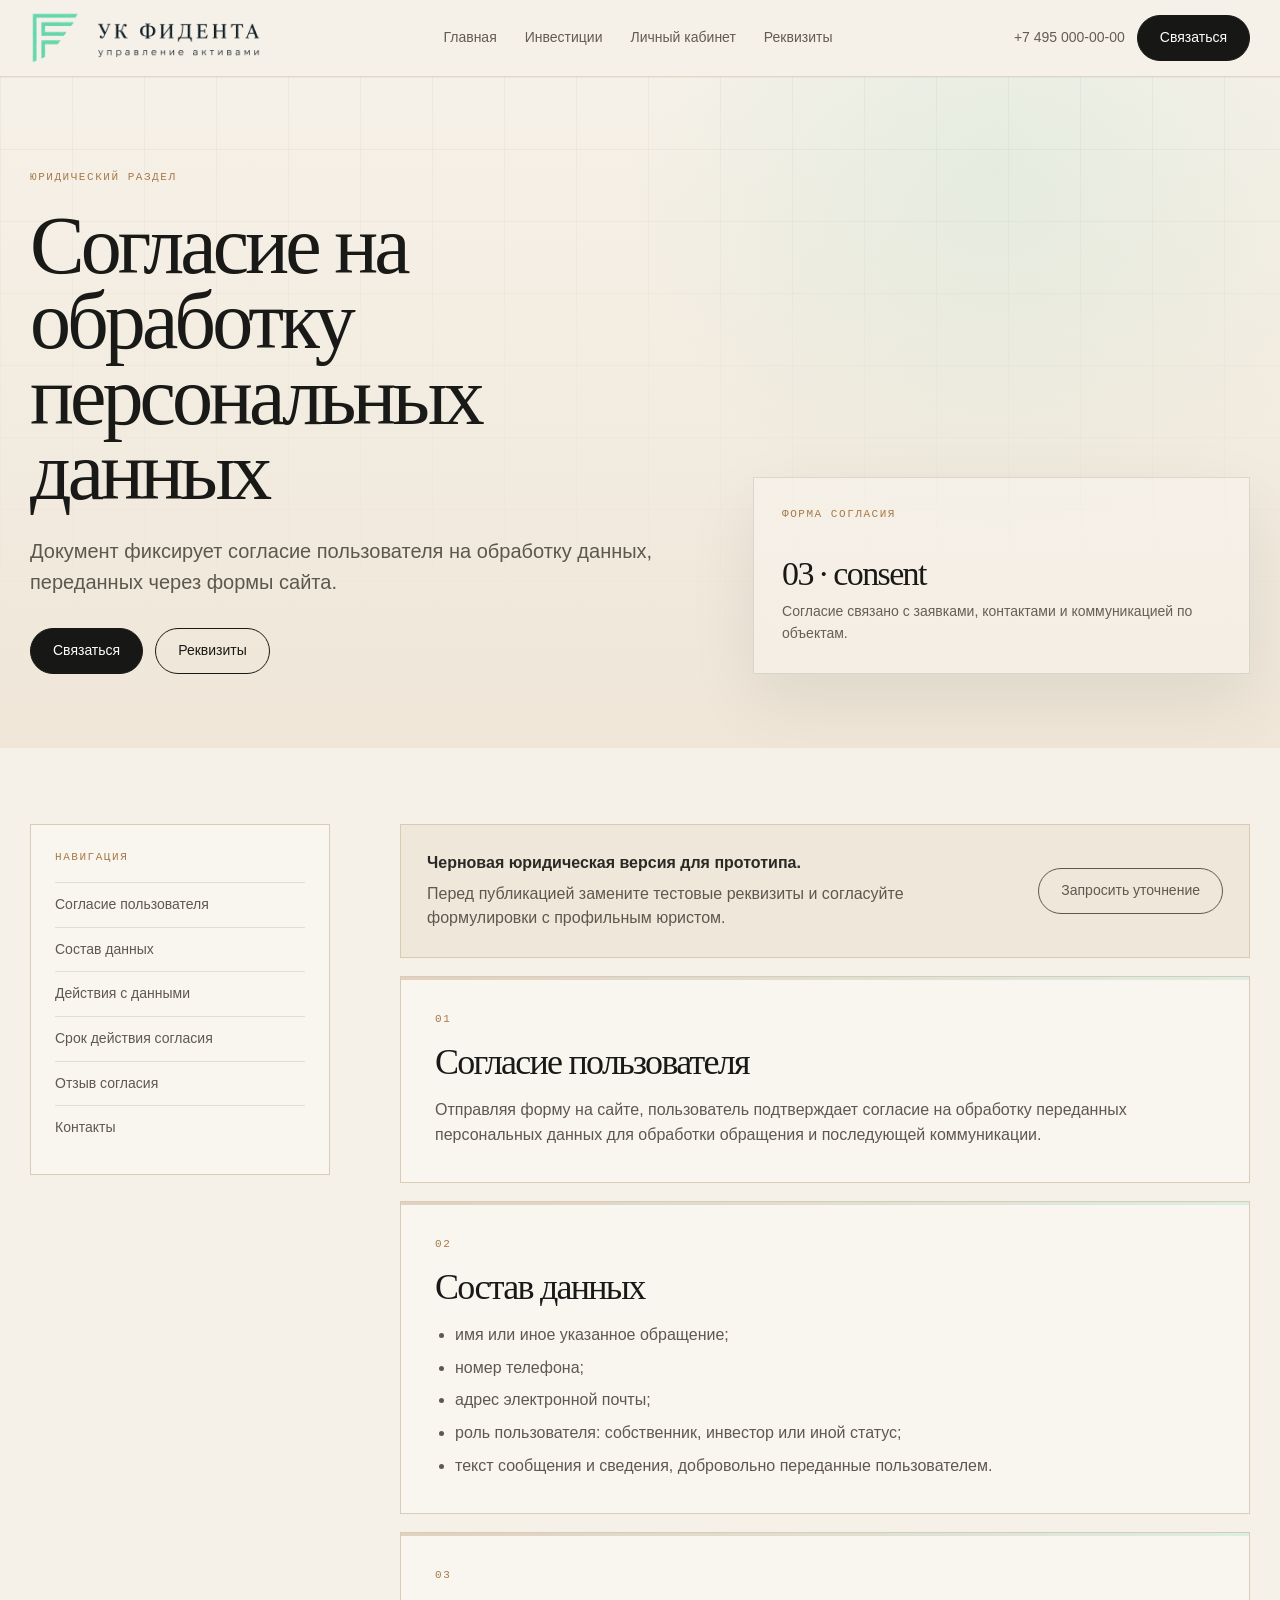
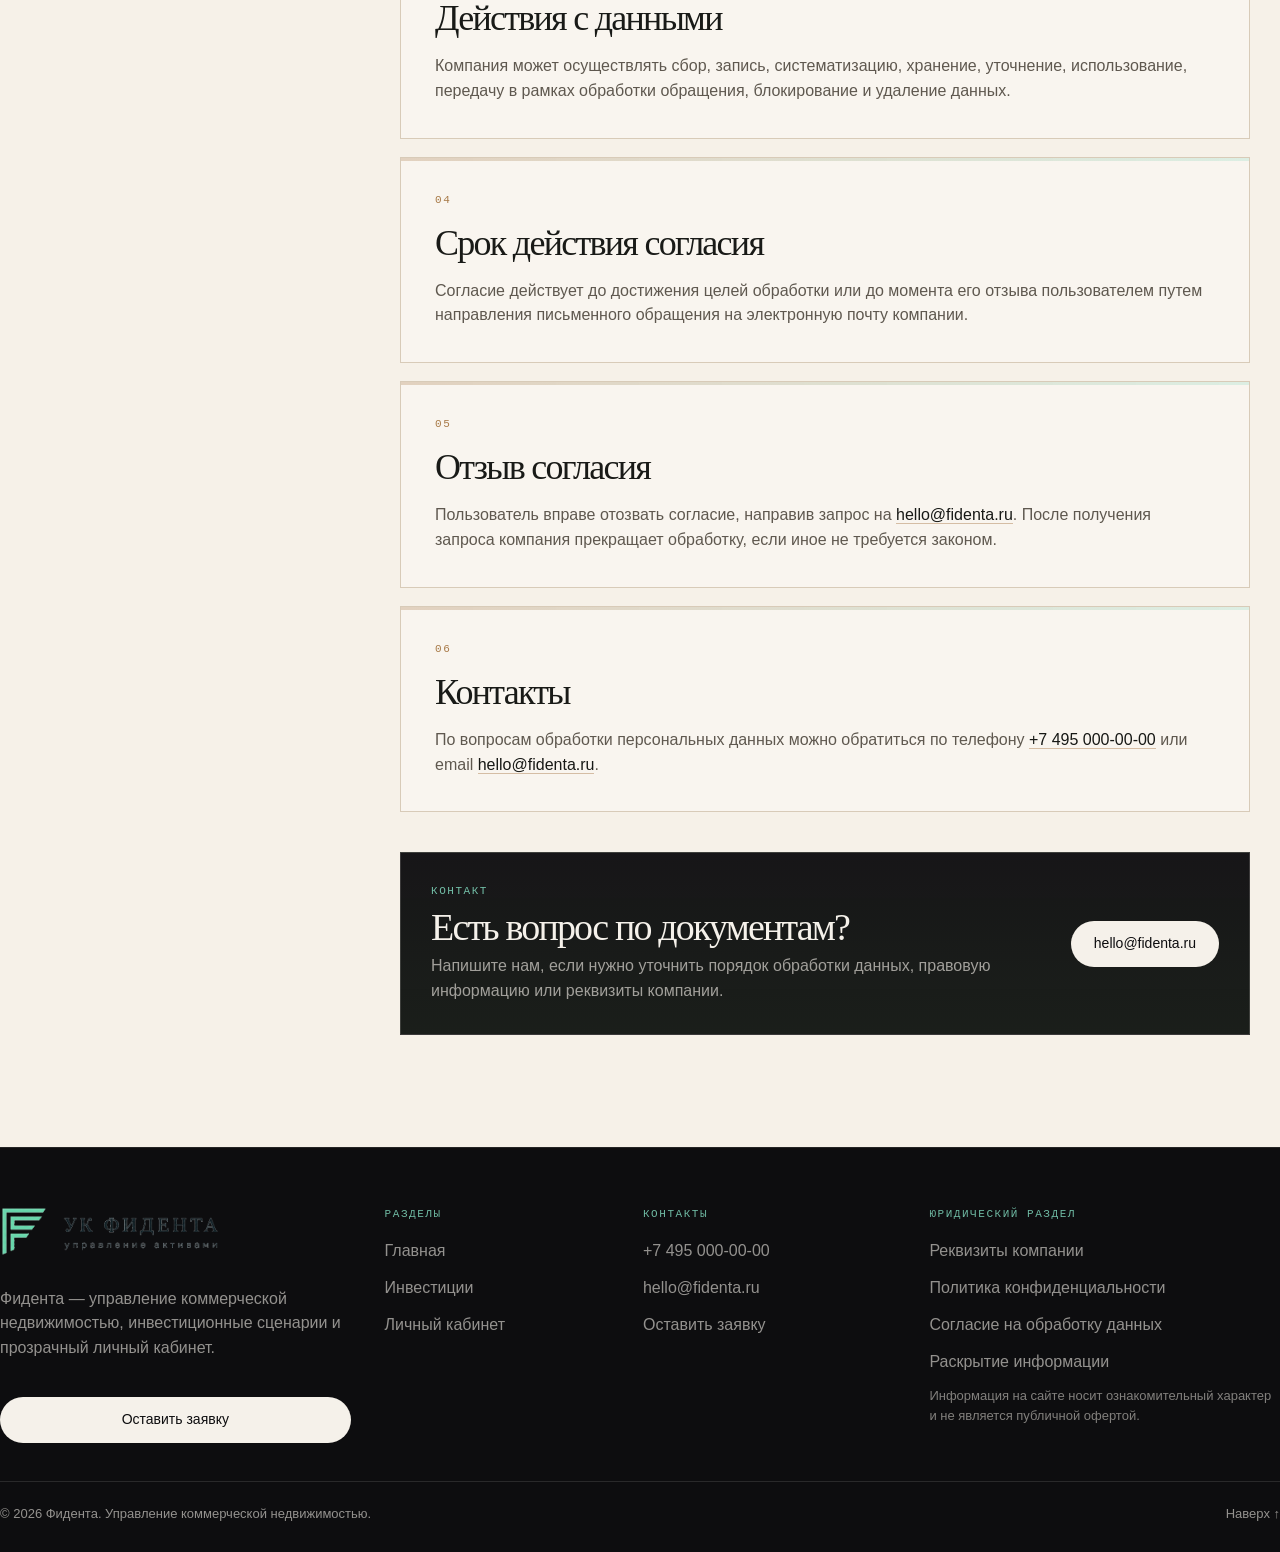
<file: consent.html>
<!doctype html><html lang="ru"><head><meta charset="utf-8"><meta name="viewport" content="width=device-width, initial-scale=1"><meta name="description" content="Согласие на обработку персональных данных для пользователей сайта УК Фидента."/>
<title>Согласие на обработку данных — Фидента</title><style>
:root{--dark:#0d0d0f;--dark2:#151716;--ink:#191a17;--paper:#f6f1e8;--paper2:#ebe2d4;--ivory:#f5f1ea;--muted:#736b5e;--line:#d8cbb8;--mint:#7dd3b8;--bronze:#a87947;--glass:rgba(18,22,20,.62);--glassLine:rgba(245,241,234,.16)}
*{box-sizing:border-box}html{scroll-behavior:smooth}body{margin:0;background:var(--paper);color:var(--ink);font-family:Inter,Arial,sans-serif;line-height:1.55;-webkit-font-smoothing:antialiased;overflow-x:hidden}a{text-decoration:none;color:inherit}img{display:block;max-width:100%}.serif{font-family:Georgia,'Times New Roman',serif;font-weight:400;letter-spacing:-.048em}.mono{font-family:ui-monospace,SFMono-Regular,Menlo,Consolas,monospace;text-transform:uppercase;letter-spacing:.14em;font-size:11px}.container{max-width:1320px;margin:0 auto;padding:0 30px}.btn{display:inline-flex;align-items:center;justify-content:center;gap:10px;min-height:46px;padding:0 22px;border-radius:999px;border:1px solid currentColor;font-size:14px;transition:.2s ease}.btn.dark{background:#171815;color:#fff;border-color:#171815}.btn.light{background:var(--ivory);color:var(--dark);border-color:rgba(245,241,234,.7)}.btn:hover{transform:translateY(-1px)}
.nav{position:sticky;top:0;z-index:50;background:rgba(246,241,232,.82);backdrop-filter:blur(18px);-webkit-backdrop-filter:blur(18px);border-bottom:1px solid rgba(216,203,184,.72)}.nav-inner{height:76px;display:flex;align-items:center;justify-content:space-between;gap:28px}.brand{display:inline-flex;align-items:center}.brand img{display:block;width:232px;height:auto}.links{display:flex;gap:28px;color:#625c53;font-size:14px}.links a:hover{color:#161713}.nav-cta{display:flex;align-items:center;gap:12px}.phone{font-size:14px;color:#625c53}.mobile-nav{display:none;background:rgba(246,241,232,.95);border-bottom:1px solid rgba(216,203,184,.7);overflow-x:auto}.mobile-nav-inner{display:flex;gap:10px;padding:10px 20px}.mobile-nav a{white-space:nowrap;border:1px solid rgba(25,26,23,.13);border-radius:999px;padding:9px 13px;font-size:13px;color:#625c53;background:rgba(255,255,255,.25)}
.hero{position:relative;overflow:hidden;padding:92px 0 74px;background:radial-gradient(circle at 78% 14%,rgba(125,211,184,.13),transparent 32%),linear-gradient(180deg,var(--paper),#efe6d8)}.hero:before{content:"";position:absolute;inset:0;background-image:linear-gradient(rgba(25,26,23,.045) 1px,transparent 1px),linear-gradient(90deg,rgba(25,26,23,.035) 1px,transparent 1px);background-size:72px 72px;mask-image:linear-gradient(180deg,black,transparent 88%);pointer-events:none}.hero .container{position:relative;display:grid;grid-template-columns:1.05fr .78fr;gap:54px;align-items:end}.eyebrow{color:var(--bronze);margin-bottom:22px}.hero h1{font-size:clamp(44px,7vw,82px);line-height:.92;margin:0 0 26px;max-width:920px}.hero p{font-size:20px;color:#5d574e;max-width:780px;margin:0}.hero-panel{padding:28px;border:1px solid rgba(25,26,23,.12);background:rgba(255,255,255,.28);box-shadow:0 24px 70px rgba(0,0,0,.08)}.hero-panel .mono{color:var(--bronze);margin-bottom:34px}.hero-panel b{display:block;font-size:34px;font-weight:400;line-height:1;margin-bottom:10px}.hero-panel span{display:block;color:#665f55;font-size:14px}.hero-actions{display:flex;gap:12px;flex-wrap:wrap;margin-top:30px}
.legal-shell{padding:76px 0 112px}.legal-layout{display:grid;grid-template-columns:300px 1fr;gap:70px}.toc{position:sticky;top:106px;align-self:start;padding:24px;border:1px solid var(--line);background:rgba(255,255,255,.32)}.toc .mono{color:var(--bronze);margin-bottom:16px}.toc a{display:block;padding:11px 0;border-top:1px solid rgba(25,26,23,.1);color:#5f584f;font-size:14px}.toc a:hover{color:#171815}.legal-content{display:grid;gap:18px}.notice{display:grid;grid-template-columns:1fr auto;gap:24px;align-items:center;padding:26px;border:1px solid rgba(168,121,71,.28);background:rgba(168,121,71,.08);color:#5f584f}.notice strong{display:block;color:#2a2925;margin-bottom:6px}.legal-card{position:relative;padding:34px;border:1px solid var(--line);background:rgba(255,255,255,.32);overflow:hidden}.legal-card:before{content:"";position:absolute;inset:0 0 auto 0;height:3px;background:linear-gradient(90deg,rgba(168,121,71,.5),rgba(125,211,184,.4));opacity:.58}.legal-card h2{font-size:36px;line-height:1;margin:0 0 18px}.legal-card p,.legal-card li{color:#5f584f}.legal-card p{margin:0}.legal-card ul{margin:0;padding-left:20px;display:grid;gap:8px}.legal-card a{color:#171815;border-bottom:1px solid rgba(168,121,71,.45)}.legal-card .mono{color:var(--bronze);margin-bottom:16px}.legal-grid{display:grid;grid-template-columns:repeat(3,1fr);gap:14px;margin-top:18px}.mini-card{padding:18px;border:1px solid rgba(25,26,23,.1);background:rgba(255,255,255,.24)}.mini-card b{display:block;font-weight:400;color:#191a17;margin-bottom:6px}.mini-card span{font-size:13px;color:#6b6358}.legal-cta{margin-top:22px;padding:30px;border:1px solid rgba(245,241,234,.16);background:linear-gradient(180deg,rgba(13,13,15,.96),rgba(19,23,20,.97));color:var(--ivory);display:flex;justify-content:space-between;gap:28px;align-items:center}.legal-cta p{margin:8px 0 0;color:rgba(245,241,234,.62);max-width:720px}.legal-cta .mono{color:rgba(125,211,184,.9)}
.footer{background:#0d0d0f;color:rgba(245,241,234,.58);border-top:1px solid rgba(245,241,234,.1)}.footer-wrap{padding:58px 0 28px}.footer-grid{display:grid;grid-template-columns:1.25fr .8fr .9fr 1.25fr;gap:34px}.footer .brand img{width:220px}.footer p{margin:18px 0 24px;max-width:430px}.footer-col{display:grid;align-content:start;gap:12px}.footer-col .mono{color:rgba(125,211,184,.88);margin-bottom:4px}.footer-col a:hover{color:var(--ivory)}.footer-bottom{margin-top:38px;padding-top:22px;border-top:1px solid rgba(245,241,234,.12);display:flex;align-items:center;justify-content:space-between;gap:20px;font-size:13px}.footer-note p{margin:0;color:rgba(245,241,234,.5);font-size:13px}
@media(max-width:1050px){.links,.phone{display:none}.mobile-nav{display:block}.hero .container,.legal-layout{grid-template-columns:1fr;gap:30px}.toc{position:relative;top:auto}.footer-grid{grid-template-columns:1fr 1fr}.nav-inner{height:70px}}
@media(max-width:620px){.container{padding:0 20px}.brand img{width:184px}.nav-cta .btn{display:none}.hero{padding:64px 0 48px}.hero p{font-size:17px}.hero-panel{padding:22px}.legal-shell{padding:48px 0 82px}.legal-card{padding:24px}.legal-card h2{font-size:30px}.notice,.legal-cta{display:grid}.legal-grid{grid-template-columns:1fr}.footer-grid{grid-template-columns:1fr}.footer-bottom{display:grid}.footer .brand img{width:184px}.mobile-nav-inner{padding-left:20px;padding-right:20px}.hero-actions,.legal-cta .btn{width:100%}.hero-actions .btn{width:100%}}
</style></head><body id="top"><header class="nav"><div class="container nav-inner"><a class="brand" href="index.html"><img src="[data-uri]" alt="УК Фидента — управление активами"></a><nav class="links"><a href="index.html">Главная</a><a href="invest.html">Инвестиции</a><a href="lk.html">Личный кабинет</a><a href="terms.html#requisites">Реквизиты</a></nav><div class="nav-cta"><a class="phone" href="tel:+74950000000">+7 495 000-00-00</a><a class="btn dark" href="index.html#contact">Связаться</a></div></div><div class="mobile-nav"><div class="mobile-nav-inner"><a href="index.html">Главная</a><a href="invest.html">Инвестиции</a><a href="lk.html">ЛК</a><a href="terms.html#requisites">Реквизиты</a><a href="index.html#contact">Контакты</a></div></div></header><main><section class="hero"><div class="container"><div><div class="mono eyebrow">Юридический раздел</div><h1 class="serif">Согласие на обработку персональных данных</h1><p>Документ фиксирует согласие пользователя на обработку данных, переданных через формы сайта.</p><div class="hero-actions"><a class="btn dark" href="index.html#contact">Связаться</a><a class="btn" href="terms.html#requisites">Реквизиты</a></div></div><aside class="hero-panel"><div class="mono">Форма согласия</div><b class="serif">03 · consent</b><span>Согласие связано с заявками, контактами и коммуникацией по объектам.</span></aside></div></section><section class="legal-shell"><div class="container legal-layout"><aside class="toc"><div class="mono">Навигация</div><a href="#accept">Согласие пользователя</a><a href="#scope">Состав данных</a><a href="#actions">Действия с данными</a><a href="#term">Срок действия согласия</a><a href="#withdraw">Отзыв согласия</a><a href="#contacts">Контакты</a></aside><div class="legal-content"><div class="notice"><div><strong>Черновая юридическая версия для прототипа.</strong>Перед публикацией замените тестовые реквизиты и согласуйте формулировки с профильным юристом.</div><a class="btn" href="mailto:hello@fidenta.ru">Запросить уточнение</a></div><section class="legal-card" id="accept"><div class="mono">01</div><h2 class="serif">Согласие пользователя</h2><p>Отправляя форму на сайте, пользователь подтверждает согласие на обработку переданных персональных данных для обработки обращения и последующей коммуникации.</p></section><section class="legal-card" id="scope"><div class="mono">02</div><h2 class="serif">Состав данных</h2><ul><li>имя или иное указанное обращение;</li><li>номер телефона;</li><li>адрес электронной почты;</li><li>роль пользователя: собственник, инвестор или иной статус;</li><li>текст сообщения и сведения, добровольно переданные пользователем.</li></ul></section><section class="legal-card" id="actions"><div class="mono">03</div><h2 class="serif">Действия с данными</h2><p>Компания может осуществлять сбор, запись, систематизацию, хранение, уточнение, использование, передачу в рамках обработки обращения, блокирование и удаление данных.</p></section><section class="legal-card" id="term"><div class="mono">04</div><h2 class="serif">Срок действия согласия</h2><p>Согласие действует до достижения целей обработки или до момента его отзыва пользователем путем направления письменного обращения на электронную почту компании.</p></section><section class="legal-card" id="withdraw"><div class="mono">05</div><h2 class="serif">Отзыв согласия</h2><p>Пользователь вправе отозвать согласие, направив запрос на <a href="mailto:hello@fidenta.ru">hello@fidenta.ru</a>. После получения запроса компания прекращает обработку, если иное не требуется законом.</p></section><section class="legal-card" id="contacts"><div class="mono">06</div><h2 class="serif">Контакты</h2><p>По вопросам обработки персональных данных можно обратиться по телефону <a href="tel:+74950000000">+7 495 000-00-00</a> или email <a href="mailto:hello@fidenta.ru">hello@fidenta.ru</a>.</p></section><div class="legal-cta"><div><div class="mono">Контакт</div><h2 class="serif" style="margin:8px 0 0;font-size:38px;line-height:1">Есть вопрос по документам?</h2><p>Напишите нам, если нужно уточнить порядок обработки данных, правовую информацию или реквизиты компании.</p></div><a class="btn light" href="mailto:hello@fidenta.ru">hello@fidenta.ru</a></div></div></div></section></main><footer class="footer"><div class="container footer-wrap"><div class="footer-grid"><div class="footer-col"><a class="brand" href="index.html"><img src="[data-uri]" alt="УК Фидента — управление активами"></a><p>Фидента — управление коммерческой недвижимостью, инвестиционные сценарии и прозрачный личный кабинет.</p><a class="btn light" href="index.html#contact">Оставить заявку</a></div><div class="footer-col"><div class="mono">Разделы</div><a href="index.html">Главная</a><a href="invest.html">Инвестиции</a><a href="lk.html">Личный кабинет</a></div><div class="footer-col"><div class="mono">Контакты</div><a href="tel:+74950000000">+7 495 000-00-00</a><a href="mailto:hello@fidenta.ru">hello@fidenta.ru</a><a href="index.html#contact">Оставить заявку</a></div><div class="footer-col footer-note"><div class="mono">Юридический раздел</div><a href="terms.html#requisites">Реквизиты компании</a><a href="privacy.html">Политика конфиденциальности</a><a href="consent.html">Согласие на обработку данных</a><a href="terms.html#disclosure">Раскрытие информации</a><p>Информация на сайте носит ознакомительный характер и не является публичной офертой.</p></div></div><div class="footer-bottom"><span>© 2026 Фидента. Управление коммерческой недвижимостью.</span><a href="#top">Наверх ↑</a></div></div></footer></body></html>
</file>
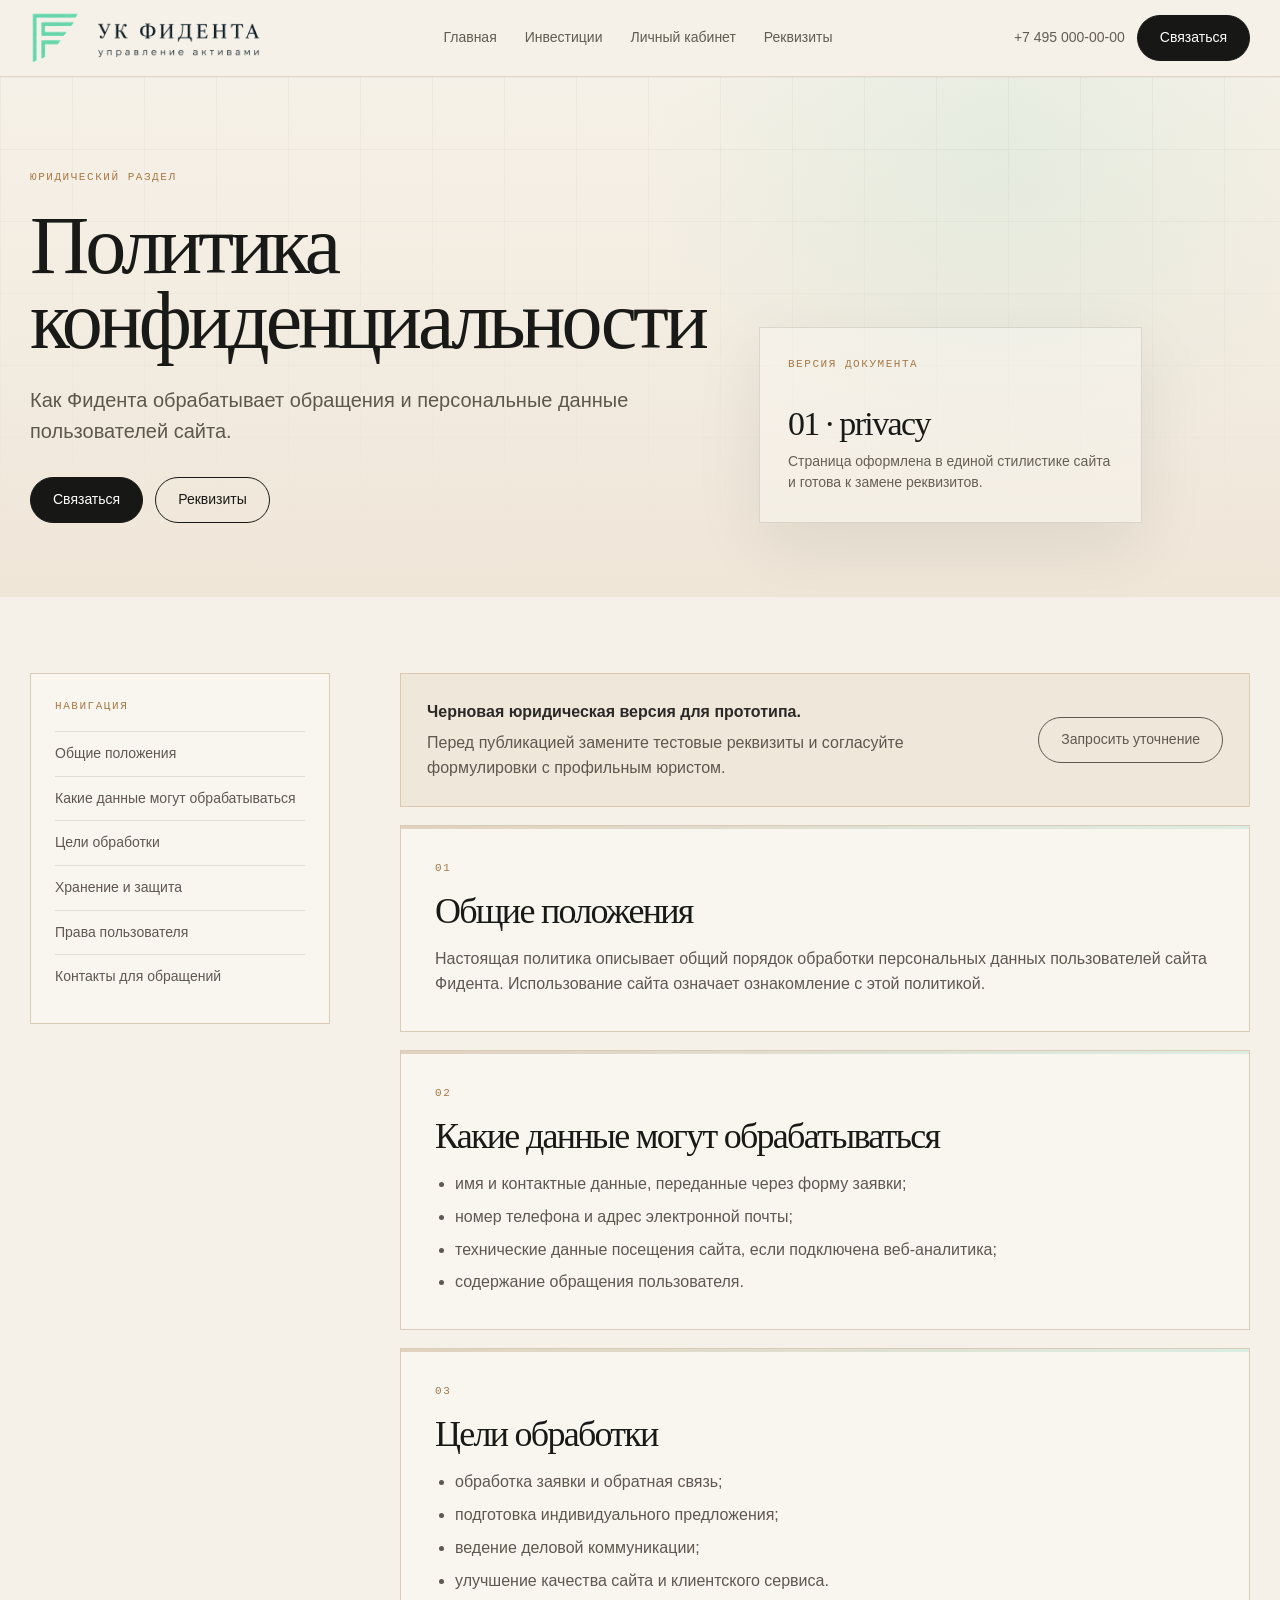
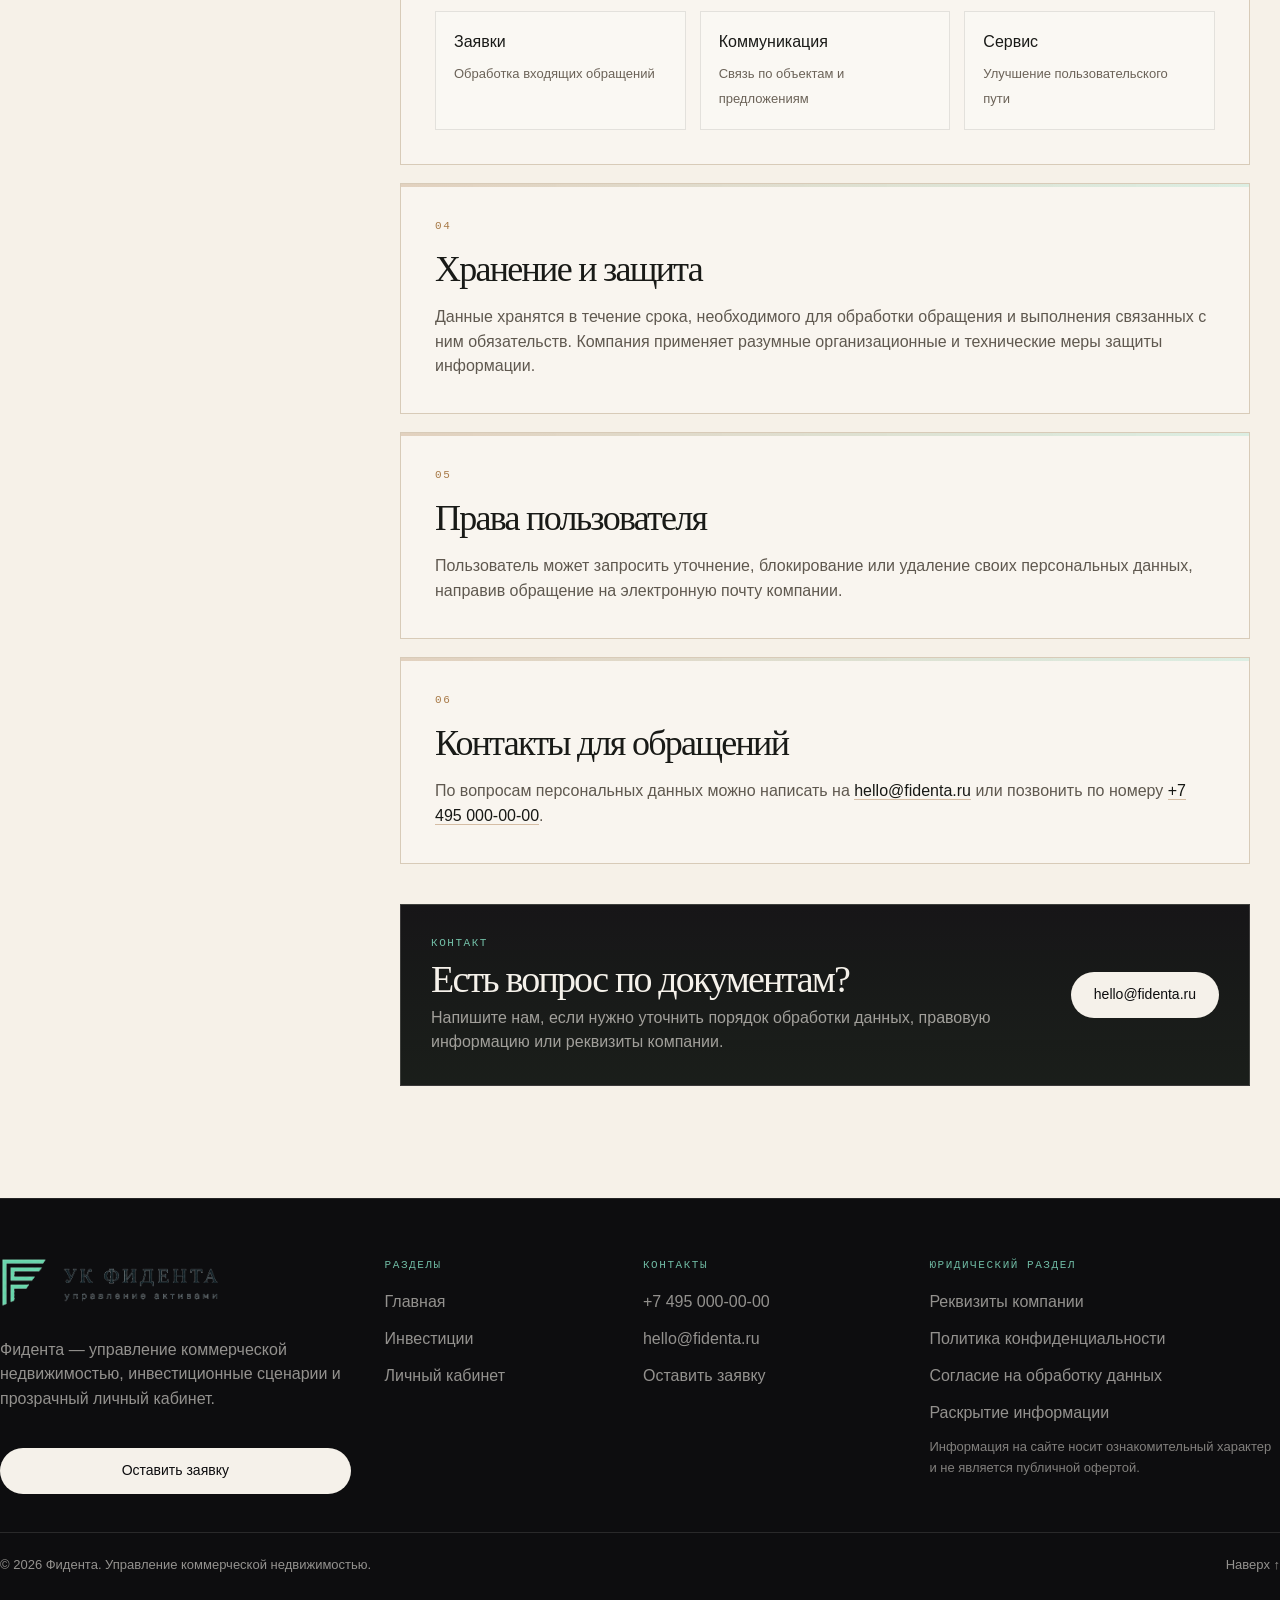
<file: privacy.html>
<!doctype html><html lang="ru"><head><meta charset="utf-8"><meta name="viewport" content="width=device-width, initial-scale=1"><meta name="description" content="Политика конфиденциальности УК Фидента для сайта, заявок и обработки пользовательских данных."/>
<title>Политика конфиденциальности — Фидента</title><style>
:root{--dark:#0d0d0f;--dark2:#151716;--ink:#191a17;--paper:#f6f1e8;--paper2:#ebe2d4;--ivory:#f5f1ea;--muted:#736b5e;--line:#d8cbb8;--mint:#7dd3b8;--bronze:#a87947;--glass:rgba(18,22,20,.62);--glassLine:rgba(245,241,234,.16)}
*{box-sizing:border-box}html{scroll-behavior:smooth}body{margin:0;background:var(--paper);color:var(--ink);font-family:Inter,Arial,sans-serif;line-height:1.55;-webkit-font-smoothing:antialiased;overflow-x:hidden}a{text-decoration:none;color:inherit}img{display:block;max-width:100%}.serif{font-family:Georgia,'Times New Roman',serif;font-weight:400;letter-spacing:-.048em}.mono{font-family:ui-monospace,SFMono-Regular,Menlo,Consolas,monospace;text-transform:uppercase;letter-spacing:.14em;font-size:11px}.container{max-width:1320px;margin:0 auto;padding:0 30px}.btn{display:inline-flex;align-items:center;justify-content:center;gap:10px;min-height:46px;padding:0 22px;border-radius:999px;border:1px solid currentColor;font-size:14px;transition:.2s ease}.btn.dark{background:#171815;color:#fff;border-color:#171815}.btn.light{background:var(--ivory);color:var(--dark);border-color:rgba(245,241,234,.7)}.btn:hover{transform:translateY(-1px)}
.nav{position:sticky;top:0;z-index:50;background:rgba(246,241,232,.82);backdrop-filter:blur(18px);-webkit-backdrop-filter:blur(18px);border-bottom:1px solid rgba(216,203,184,.72)}.nav-inner{height:76px;display:flex;align-items:center;justify-content:space-between;gap:28px}.brand{display:inline-flex;align-items:center}.brand img{display:block;width:232px;height:auto}.links{display:flex;gap:28px;color:#625c53;font-size:14px}.links a:hover{color:#161713}.nav-cta{display:flex;align-items:center;gap:12px}.phone{font-size:14px;color:#625c53}.mobile-nav{display:none;background:rgba(246,241,232,.95);border-bottom:1px solid rgba(216,203,184,.7);overflow-x:auto}.mobile-nav-inner{display:flex;gap:10px;padding:10px 20px}.mobile-nav a{white-space:nowrap;border:1px solid rgba(25,26,23,.13);border-radius:999px;padding:9px 13px;font-size:13px;color:#625c53;background:rgba(255,255,255,.25)}
.hero{position:relative;overflow:hidden;padding:92px 0 74px;background:radial-gradient(circle at 78% 14%,rgba(125,211,184,.13),transparent 32%),linear-gradient(180deg,var(--paper),#efe6d8)}.hero:before{content:"";position:absolute;inset:0;background-image:linear-gradient(rgba(25,26,23,.045) 1px,transparent 1px),linear-gradient(90deg,rgba(25,26,23,.035) 1px,transparent 1px);background-size:72px 72px;mask-image:linear-gradient(180deg,black,transparent 88%);pointer-events:none}.hero .container{position:relative;display:grid;grid-template-columns:1.05fr .78fr;gap:54px;align-items:end}.eyebrow{color:var(--bronze);margin-bottom:22px}.hero h1{font-size:clamp(44px,7vw,82px);line-height:.92;margin:0 0 26px;max-width:920px}.hero p{font-size:20px;color:#5d574e;max-width:780px;margin:0}.hero-panel{padding:28px;border:1px solid rgba(25,26,23,.12);background:rgba(255,255,255,.28);box-shadow:0 24px 70px rgba(0,0,0,.08)}.hero-panel .mono{color:var(--bronze);margin-bottom:34px}.hero-panel b{display:block;font-size:34px;font-weight:400;line-height:1;margin-bottom:10px}.hero-panel span{display:block;color:#665f55;font-size:14px}.hero-actions{display:flex;gap:12px;flex-wrap:wrap;margin-top:30px}
.legal-shell{padding:76px 0 112px}.legal-layout{display:grid;grid-template-columns:300px 1fr;gap:70px}.toc{position:sticky;top:106px;align-self:start;padding:24px;border:1px solid var(--line);background:rgba(255,255,255,.32)}.toc .mono{color:var(--bronze);margin-bottom:16px}.toc a{display:block;padding:11px 0;border-top:1px solid rgba(25,26,23,.1);color:#5f584f;font-size:14px}.toc a:hover{color:#171815}.legal-content{display:grid;gap:18px}.notice{display:grid;grid-template-columns:1fr auto;gap:24px;align-items:center;padding:26px;border:1px solid rgba(168,121,71,.28);background:rgba(168,121,71,.08);color:#5f584f}.notice strong{display:block;color:#2a2925;margin-bottom:6px}.legal-card{position:relative;padding:34px;border:1px solid var(--line);background:rgba(255,255,255,.32);overflow:hidden}.legal-card:before{content:"";position:absolute;inset:0 0 auto 0;height:3px;background:linear-gradient(90deg,rgba(168,121,71,.5),rgba(125,211,184,.4));opacity:.58}.legal-card h2{font-size:36px;line-height:1;margin:0 0 18px}.legal-card p,.legal-card li{color:#5f584f}.legal-card p{margin:0}.legal-card ul{margin:0;padding-left:20px;display:grid;gap:8px}.legal-card a{color:#171815;border-bottom:1px solid rgba(168,121,71,.45)}.legal-card .mono{color:var(--bronze);margin-bottom:16px}.legal-grid{display:grid;grid-template-columns:repeat(3,1fr);gap:14px;margin-top:18px}.mini-card{padding:18px;border:1px solid rgba(25,26,23,.1);background:rgba(255,255,255,.24)}.mini-card b{display:block;font-weight:400;color:#191a17;margin-bottom:6px}.mini-card span{font-size:13px;color:#6b6358}.legal-cta{margin-top:22px;padding:30px;border:1px solid rgba(245,241,234,.16);background:linear-gradient(180deg,rgba(13,13,15,.96),rgba(19,23,20,.97));color:var(--ivory);display:flex;justify-content:space-between;gap:28px;align-items:center}.legal-cta p{margin:8px 0 0;color:rgba(245,241,234,.62);max-width:720px}.legal-cta .mono{color:rgba(125,211,184,.9)}
.footer{background:#0d0d0f;color:rgba(245,241,234,.58);border-top:1px solid rgba(245,241,234,.1)}.footer-wrap{padding:58px 0 28px}.footer-grid{display:grid;grid-template-columns:1.25fr .8fr .9fr 1.25fr;gap:34px}.footer .brand img{width:220px}.footer p{margin:18px 0 24px;max-width:430px}.footer-col{display:grid;align-content:start;gap:12px}.footer-col .mono{color:rgba(125,211,184,.88);margin-bottom:4px}.footer-col a:hover{color:var(--ivory)}.footer-bottom{margin-top:38px;padding-top:22px;border-top:1px solid rgba(245,241,234,.12);display:flex;align-items:center;justify-content:space-between;gap:20px;font-size:13px}.footer-note p{margin:0;color:rgba(245,241,234,.5);font-size:13px}
@media(max-width:1050px){.links,.phone{display:none}.mobile-nav{display:block}.hero .container,.legal-layout{grid-template-columns:1fr;gap:30px}.toc{position:relative;top:auto}.footer-grid{grid-template-columns:1fr 1fr}.nav-inner{height:70px}}
@media(max-width:620px){.container{padding:0 20px}.brand img{width:184px}.nav-cta .btn{display:none}.hero{padding:64px 0 48px}.hero p{font-size:17px}.hero-panel{padding:22px}.legal-shell{padding:48px 0 82px}.legal-card{padding:24px}.legal-card h2{font-size:30px}.notice,.legal-cta{display:grid}.legal-grid{grid-template-columns:1fr}.footer-grid{grid-template-columns:1fr}.footer-bottom{display:grid}.footer .brand img{width:184px}.mobile-nav-inner{padding-left:20px;padding-right:20px}.hero-actions,.legal-cta .btn{width:100%}.hero-actions .btn{width:100%}}
</style></head><body id="top"><header class="nav"><div class="container nav-inner"><a class="brand" href="index.html"><img src="[data-uri]" alt="УК Фидента — управление активами"></a><nav class="links"><a href="index.html">Главная</a><a href="invest.html">Инвестиции</a><a href="lk.html">Личный кабинет</a><a href="terms.html#requisites">Реквизиты</a></nav><div class="nav-cta"><a class="phone" href="tel:+74950000000">+7 495 000-00-00</a><a class="btn dark" href="index.html#contact">Связаться</a></div></div><div class="mobile-nav"><div class="mobile-nav-inner"><a href="index.html">Главная</a><a href="invest.html">Инвестиции</a><a href="lk.html">ЛК</a><a href="terms.html#requisites">Реквизиты</a><a href="index.html#contact">Контакты</a></div></div></header><main><section class="hero"><div class="container"><div><div class="mono eyebrow">Юридический раздел</div><h1 class="serif">Политика конфиденциальности</h1><p>Как Фидента обрабатывает обращения и персональные данные пользователей сайта.</p><div class="hero-actions"><a class="btn dark" href="index.html#contact">Связаться</a><a class="btn" href="terms.html#requisites">Реквизиты</a></div></div><aside class="hero-panel"><div class="mono">Версия документа</div><b class="serif">01 · privacy</b><span>Страница оформлена в единой стилистике сайта и готова к замене реквизитов.</span></aside></div></section><section class="legal-shell"><div class="container legal-layout"><aside class="toc"><div class="mono">Навигация</div><a href="#general">Общие положения</a><a href="#data">Какие данные могут обрабатываться</a><a href="#purposes">Цели обработки</a><a href="#storage">Хранение и защита</a><a href="#rights">Права пользователя</a><a href="#contacts">Контакты для обращений</a></aside><div class="legal-content"><div class="notice"><div><strong>Черновая юридическая версия для прототипа.</strong>Перед публикацией замените тестовые реквизиты и согласуйте формулировки с профильным юристом.</div><a class="btn" href="mailto:hello@fidenta.ru">Запросить уточнение</a></div><section class="legal-card" id="general"><div class="mono">01</div><h2 class="serif">Общие положения</h2><p>Настоящая политика описывает общий порядок обработки персональных данных пользователей сайта Фидента. Использование сайта означает ознакомление с этой политикой.</p></section><section class="legal-card" id="data"><div class="mono">02</div><h2 class="serif">Какие данные могут обрабатываться</h2><ul><li>имя и контактные данные, переданные через форму заявки;</li><li>номер телефона и адрес электронной почты;</li><li>технические данные посещения сайта, если подключена веб-аналитика;</li><li>содержание обращения пользователя.</li></ul></section><section class="legal-card" id="purposes"><div class="mono">03</div><h2 class="serif">Цели обработки</h2><ul><li>обработка заявки и обратная связь;</li><li>подготовка индивидуального предложения;</li><li>ведение деловой коммуникации;</li><li>улучшение качества сайта и клиентского сервиса.</li></ul><div class="legal-grid"><div class="mini-card"><b>Заявки</b><span>Обработка входящих обращений</span></div><div class="mini-card"><b>Коммуникация</b><span>Связь по объектам и предложениям</span></div><div class="mini-card"><b>Сервис</b><span>Улучшение пользовательского пути</span></div></div></section><section class="legal-card" id="storage"><div class="mono">04</div><h2 class="serif">Хранение и защита</h2><p>Данные хранятся в течение срока, необходимого для обработки обращения и выполнения связанных с ним обязательств. Компания применяет разумные организационные и технические меры защиты информации.</p></section><section class="legal-card" id="rights"><div class="mono">05</div><h2 class="serif">Права пользователя</h2><p>Пользователь может запросить уточнение, блокирование или удаление своих персональных данных, направив обращение на электронную почту компании.</p></section><section class="legal-card" id="contacts"><div class="mono">06</div><h2 class="serif">Контакты для обращений</h2><p>По вопросам персональных данных можно написать на <a href="mailto:hello@fidenta.ru">hello@fidenta.ru</a> или позвонить по номеру <a href="tel:+74950000000">+7 495 000-00-00</a>.</p></section><div class="legal-cta"><div><div class="mono">Контакт</div><h2 class="serif" style="margin:8px 0 0;font-size:38px;line-height:1">Есть вопрос по документам?</h2><p>Напишите нам, если нужно уточнить порядок обработки данных, правовую информацию или реквизиты компании.</p></div><a class="btn light" href="mailto:hello@fidenta.ru">hello@fidenta.ru</a></div></div></div></section></main><footer class="footer"><div class="container footer-wrap"><div class="footer-grid"><div class="footer-col"><a class="brand" href="index.html"><img src="[data-uri]" alt="УК Фидента — управление активами"></a><p>Фидента — управление коммерческой недвижимостью, инвестиционные сценарии и прозрачный личный кабинет.</p><a class="btn light" href="index.html#contact">Оставить заявку</a></div><div class="footer-col"><div class="mono">Разделы</div><a href="index.html">Главная</a><a href="invest.html">Инвестиции</a><a href="lk.html">Личный кабинет</a></div><div class="footer-col"><div class="mono">Контакты</div><a href="tel:+74950000000">+7 495 000-00-00</a><a href="mailto:hello@fidenta.ru">hello@fidenta.ru</a><a href="index.html#contact">Оставить заявку</a></div><div class="footer-col footer-note"><div class="mono">Юридический раздел</div><a href="terms.html#requisites">Реквизиты компании</a><a href="privacy.html">Политика конфиденциальности</a><a href="consent.html">Согласие на обработку данных</a><a href="terms.html#disclosure">Раскрытие информации</a><p>Информация на сайте носит ознакомительный характер и не является публичной офертой.</p></div></div><div class="footer-bottom"><span>© 2026 Фидента. Управление коммерческой недвижимостью.</span><a href="#top">Наверх ↑</a></div></div></footer></body></html>
</file>
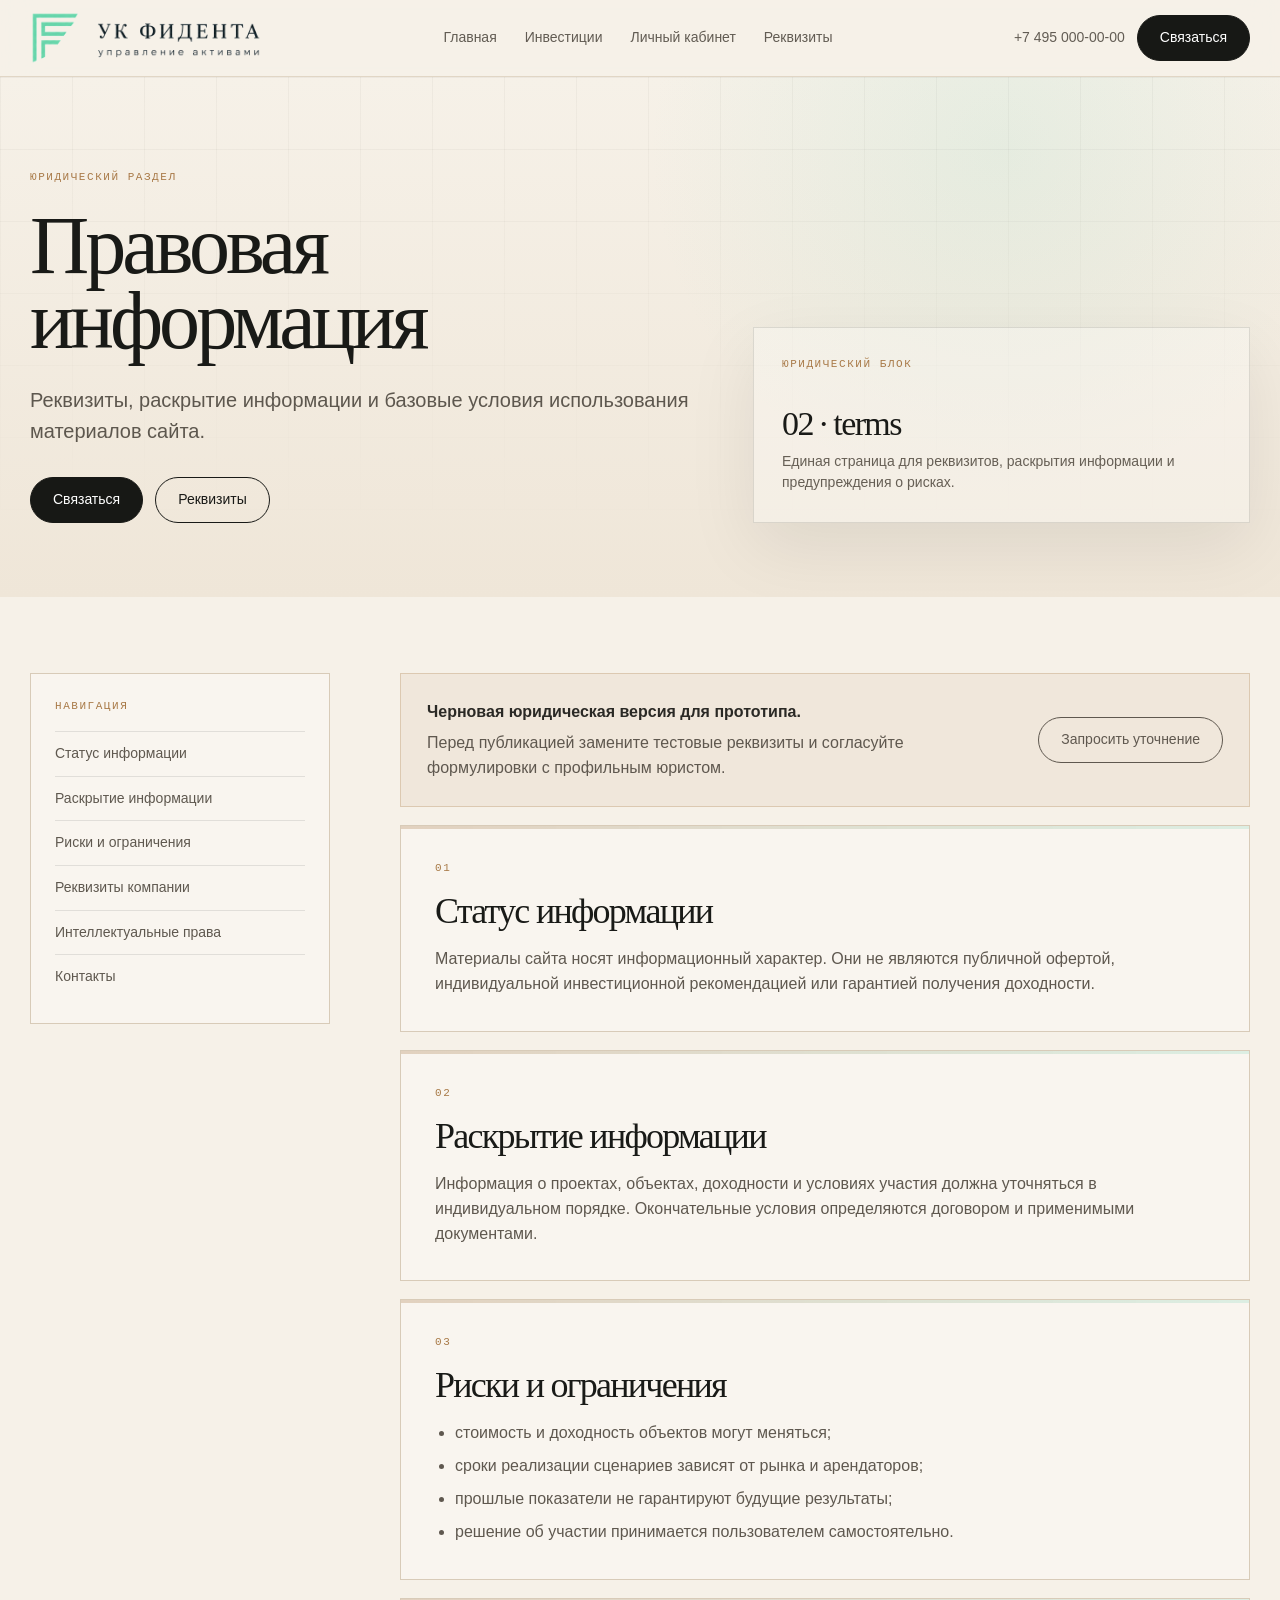
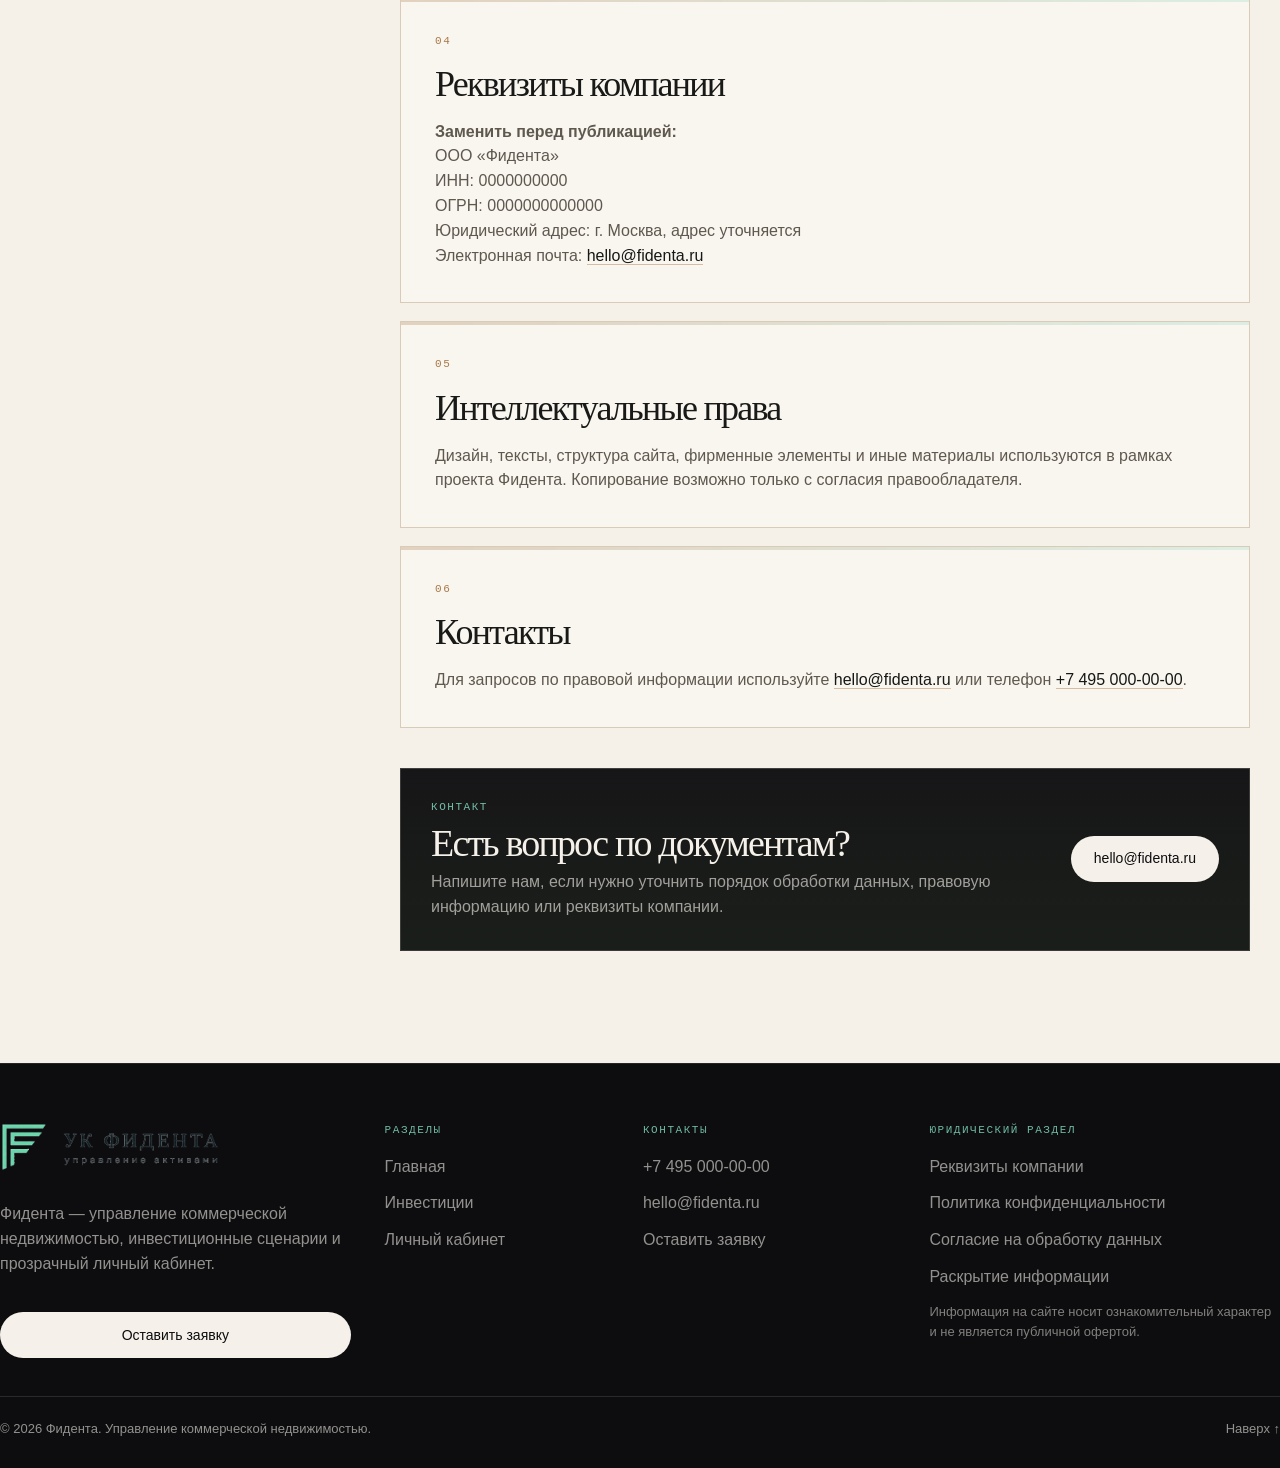
<file: terms.html>
<!doctype html><html lang="ru"><head><meta charset="utf-8"><meta name="viewport" content="width=device-width, initial-scale=1"><meta name="description" content="Правовая информация УК Фидента: условия использования сайта, раскрытие информации и юридические положения."/>
<title>Правовая информация — Фидента</title><style>
:root{--dark:#0d0d0f;--dark2:#151716;--ink:#191a17;--paper:#f6f1e8;--paper2:#ebe2d4;--ivory:#f5f1ea;--muted:#736b5e;--line:#d8cbb8;--mint:#7dd3b8;--bronze:#a87947;--glass:rgba(18,22,20,.62);--glassLine:rgba(245,241,234,.16)}
*{box-sizing:border-box}html{scroll-behavior:smooth}body{margin:0;background:var(--paper);color:var(--ink);font-family:Inter,Arial,sans-serif;line-height:1.55;-webkit-font-smoothing:antialiased;overflow-x:hidden}a{text-decoration:none;color:inherit}img{display:block;max-width:100%}.serif{font-family:Georgia,'Times New Roman',serif;font-weight:400;letter-spacing:-.048em}.mono{font-family:ui-monospace,SFMono-Regular,Menlo,Consolas,monospace;text-transform:uppercase;letter-spacing:.14em;font-size:11px}.container{max-width:1320px;margin:0 auto;padding:0 30px}.btn{display:inline-flex;align-items:center;justify-content:center;gap:10px;min-height:46px;padding:0 22px;border-radius:999px;border:1px solid currentColor;font-size:14px;transition:.2s ease}.btn.dark{background:#171815;color:#fff;border-color:#171815}.btn.light{background:var(--ivory);color:var(--dark);border-color:rgba(245,241,234,.7)}.btn:hover{transform:translateY(-1px)}
.nav{position:sticky;top:0;z-index:50;background:rgba(246,241,232,.82);backdrop-filter:blur(18px);-webkit-backdrop-filter:blur(18px);border-bottom:1px solid rgba(216,203,184,.72)}.nav-inner{height:76px;display:flex;align-items:center;justify-content:space-between;gap:28px}.brand{display:inline-flex;align-items:center}.brand img{display:block;width:232px;height:auto}.links{display:flex;gap:28px;color:#625c53;font-size:14px}.links a:hover{color:#161713}.nav-cta{display:flex;align-items:center;gap:12px}.phone{font-size:14px;color:#625c53}.mobile-nav{display:none;background:rgba(246,241,232,.95);border-bottom:1px solid rgba(216,203,184,.7);overflow-x:auto}.mobile-nav-inner{display:flex;gap:10px;padding:10px 20px}.mobile-nav a{white-space:nowrap;border:1px solid rgba(25,26,23,.13);border-radius:999px;padding:9px 13px;font-size:13px;color:#625c53;background:rgba(255,255,255,.25)}
.hero{position:relative;overflow:hidden;padding:92px 0 74px;background:radial-gradient(circle at 78% 14%,rgba(125,211,184,.13),transparent 32%),linear-gradient(180deg,var(--paper),#efe6d8)}.hero:before{content:"";position:absolute;inset:0;background-image:linear-gradient(rgba(25,26,23,.045) 1px,transparent 1px),linear-gradient(90deg,rgba(25,26,23,.035) 1px,transparent 1px);background-size:72px 72px;mask-image:linear-gradient(180deg,black,transparent 88%);pointer-events:none}.hero .container{position:relative;display:grid;grid-template-columns:1.05fr .78fr;gap:54px;align-items:end}.eyebrow{color:var(--bronze);margin-bottom:22px}.hero h1{font-size:clamp(44px,7vw,82px);line-height:.92;margin:0 0 26px;max-width:920px}.hero p{font-size:20px;color:#5d574e;max-width:780px;margin:0}.hero-panel{padding:28px;border:1px solid rgba(25,26,23,.12);background:rgba(255,255,255,.28);box-shadow:0 24px 70px rgba(0,0,0,.08)}.hero-panel .mono{color:var(--bronze);margin-bottom:34px}.hero-panel b{display:block;font-size:34px;font-weight:400;line-height:1;margin-bottom:10px}.hero-panel span{display:block;color:#665f55;font-size:14px}.hero-actions{display:flex;gap:12px;flex-wrap:wrap;margin-top:30px}
.legal-shell{padding:76px 0 112px}.legal-layout{display:grid;grid-template-columns:300px 1fr;gap:70px}.toc{position:sticky;top:106px;align-self:start;padding:24px;border:1px solid var(--line);background:rgba(255,255,255,.32)}.toc .mono{color:var(--bronze);margin-bottom:16px}.toc a{display:block;padding:11px 0;border-top:1px solid rgba(25,26,23,.1);color:#5f584f;font-size:14px}.toc a:hover{color:#171815}.legal-content{display:grid;gap:18px}.notice{display:grid;grid-template-columns:1fr auto;gap:24px;align-items:center;padding:26px;border:1px solid rgba(168,121,71,.28);background:rgba(168,121,71,.08);color:#5f584f}.notice strong{display:block;color:#2a2925;margin-bottom:6px}.legal-card{position:relative;padding:34px;border:1px solid var(--line);background:rgba(255,255,255,.32);overflow:hidden}.legal-card:before{content:"";position:absolute;inset:0 0 auto 0;height:3px;background:linear-gradient(90deg,rgba(168,121,71,.5),rgba(125,211,184,.4));opacity:.58}.legal-card h2{font-size:36px;line-height:1;margin:0 0 18px}.legal-card p,.legal-card li{color:#5f584f}.legal-card p{margin:0}.legal-card ul{margin:0;padding-left:20px;display:grid;gap:8px}.legal-card a{color:#171815;border-bottom:1px solid rgba(168,121,71,.45)}.legal-card .mono{color:var(--bronze);margin-bottom:16px}.legal-grid{display:grid;grid-template-columns:repeat(3,1fr);gap:14px;margin-top:18px}.mini-card{padding:18px;border:1px solid rgba(25,26,23,.1);background:rgba(255,255,255,.24)}.mini-card b{display:block;font-weight:400;color:#191a17;margin-bottom:6px}.mini-card span{font-size:13px;color:#6b6358}.legal-cta{margin-top:22px;padding:30px;border:1px solid rgba(245,241,234,.16);background:linear-gradient(180deg,rgba(13,13,15,.96),rgba(19,23,20,.97));color:var(--ivory);display:flex;justify-content:space-between;gap:28px;align-items:center}.legal-cta p{margin:8px 0 0;color:rgba(245,241,234,.62);max-width:720px}.legal-cta .mono{color:rgba(125,211,184,.9)}
.footer{background:#0d0d0f;color:rgba(245,241,234,.58);border-top:1px solid rgba(245,241,234,.1)}.footer-wrap{padding:58px 0 28px}.footer-grid{display:grid;grid-template-columns:1.25fr .8fr .9fr 1.25fr;gap:34px}.footer .brand img{width:220px}.footer p{margin:18px 0 24px;max-width:430px}.footer-col{display:grid;align-content:start;gap:12px}.footer-col .mono{color:rgba(125,211,184,.88);margin-bottom:4px}.footer-col a:hover{color:var(--ivory)}.footer-bottom{margin-top:38px;padding-top:22px;border-top:1px solid rgba(245,241,234,.12);display:flex;align-items:center;justify-content:space-between;gap:20px;font-size:13px}.footer-note p{margin:0;color:rgba(245,241,234,.5);font-size:13px}
@media(max-width:1050px){.links,.phone{display:none}.mobile-nav{display:block}.hero .container,.legal-layout{grid-template-columns:1fr;gap:30px}.toc{position:relative;top:auto}.footer-grid{grid-template-columns:1fr 1fr}.nav-inner{height:70px}}
@media(max-width:620px){.container{padding:0 20px}.brand img{width:184px}.nav-cta .btn{display:none}.hero{padding:64px 0 48px}.hero p{font-size:17px}.hero-panel{padding:22px}.legal-shell{padding:48px 0 82px}.legal-card{padding:24px}.legal-card h2{font-size:30px}.notice,.legal-cta{display:grid}.legal-grid{grid-template-columns:1fr}.footer-grid{grid-template-columns:1fr}.footer-bottom{display:grid}.footer .brand img{width:184px}.mobile-nav-inner{padding-left:20px;padding-right:20px}.hero-actions,.legal-cta .btn{width:100%}.hero-actions .btn{width:100%}}
</style></head><body id="top"><header class="nav"><div class="container nav-inner"><a class="brand" href="index.html"><img src="[data-uri]" alt="УК Фидента — управление активами"></a><nav class="links"><a href="index.html">Главная</a><a href="invest.html">Инвестиции</a><a href="lk.html">Личный кабинет</a><a href="terms.html#requisites">Реквизиты</a></nav><div class="nav-cta"><a class="phone" href="tel:+74950000000">+7 495 000-00-00</a><a class="btn dark" href="index.html#contact">Связаться</a></div></div><div class="mobile-nav"><div class="mobile-nav-inner"><a href="index.html">Главная</a><a href="invest.html">Инвестиции</a><a href="lk.html">ЛК</a><a href="terms.html#requisites">Реквизиты</a><a href="index.html#contact">Контакты</a></div></div></header><main><section class="hero"><div class="container"><div><div class="mono eyebrow">Юридический раздел</div><h1 class="serif">Правовая информация</h1><p>Реквизиты, раскрытие информации и базовые условия использования материалов сайта.</p><div class="hero-actions"><a class="btn dark" href="index.html#contact">Связаться</a><a class="btn" href="terms.html#requisites">Реквизиты</a></div></div><aside class="hero-panel"><div class="mono">Юридический блок</div><b class="serif">02 · terms</b><span>Единая страница для реквизитов, раскрытия информации и предупреждения о рисках.</span></aside></div></section><section class="legal-shell"><div class="container legal-layout"><aside class="toc"><div class="mono">Навигация</div><a href="#status">Статус информации</a><a href="#disclosure">Раскрытие информации</a><a href="#risks">Риски и ограничения</a><a href="#requisites">Реквизиты компании</a><a href="#copyright">Интеллектуальные права</a><a href="#contacts">Контакты</a></aside><div class="legal-content"><div class="notice"><div><strong>Черновая юридическая версия для прототипа.</strong>Перед публикацией замените тестовые реквизиты и согласуйте формулировки с профильным юристом.</div><a class="btn" href="mailto:hello@fidenta.ru">Запросить уточнение</a></div><section class="legal-card" id="status"><div class="mono">01</div><h2 class="serif">Статус информации</h2><p>Материалы сайта носят информационный характер. Они не являются публичной офертой, индивидуальной инвестиционной рекомендацией или гарантией получения доходности.</p></section><section class="legal-card" id="disclosure"><div class="mono">02</div><h2 class="serif">Раскрытие информации</h2><p>Информация о проектах, объектах, доходности и условиях участия должна уточняться в индивидуальном порядке. Окончательные условия определяются договором и применимыми документами.</p></section><section class="legal-card" id="risks"><div class="mono">03</div><h2 class="serif">Риски и ограничения</h2><ul><li>стоимость и доходность объектов могут меняться;</li><li>сроки реализации сценариев зависят от рынка и арендаторов;</li><li>прошлые показатели не гарантируют будущие результаты;</li><li>решение об участии принимается пользователем самостоятельно.</li></ul></section><section class="legal-card" id="requisites"><div class="mono">04</div><h2 class="serif">Реквизиты компании</h2><p><strong>Заменить перед публикацией:</strong><br>ООО «Фидента»<br>ИНН: 0000000000<br>ОГРН: 0000000000000<br>Юридический адрес: г. Москва, адрес уточняется<br>Электронная почта: <a href="mailto:hello@fidenta.ru">hello@fidenta.ru</a></p></section><section class="legal-card" id="copyright"><div class="mono">05</div><h2 class="serif">Интеллектуальные права</h2><p>Дизайн, тексты, структура сайта, фирменные элементы и иные материалы используются в рамках проекта Фидента. Копирование возможно только с согласия правообладателя.</p></section><section class="legal-card" id="contacts"><div class="mono">06</div><h2 class="serif">Контакты</h2><p>Для запросов по правовой информации используйте <a href="mailto:hello@fidenta.ru">hello@fidenta.ru</a> или телефон <a href="tel:+74950000000">+7 495 000-00-00</a>.</p></section><div class="legal-cta"><div><div class="mono">Контакт</div><h2 class="serif" style="margin:8px 0 0;font-size:38px;line-height:1">Есть вопрос по документам?</h2><p>Напишите нам, если нужно уточнить порядок обработки данных, правовую информацию или реквизиты компании.</p></div><a class="btn light" href="mailto:hello@fidenta.ru">hello@fidenta.ru</a></div></div></div></section></main><footer class="footer"><div class="container footer-wrap"><div class="footer-grid"><div class="footer-col"><a class="brand" href="index.html"><img src="[data-uri]" alt="УК Фидента — управление активами"></a><p>Фидента — управление коммерческой недвижимостью, инвестиционные сценарии и прозрачный личный кабинет.</p><a class="btn light" href="index.html#contact">Оставить заявку</a></div><div class="footer-col"><div class="mono">Разделы</div><a href="index.html">Главная</a><a href="invest.html">Инвестиции</a><a href="lk.html">Личный кабинет</a></div><div class="footer-col"><div class="mono">Контакты</div><a href="tel:+74950000000">+7 495 000-00-00</a><a href="mailto:hello@fidenta.ru">hello@fidenta.ru</a><a href="index.html#contact">Оставить заявку</a></div><div class="footer-col footer-note"><div class="mono">Юридический раздел</div><a href="terms.html#requisites">Реквизиты компании</a><a href="privacy.html">Политика конфиденциальности</a><a href="consent.html">Согласие на обработку данных</a><a href="terms.html#disclosure">Раскрытие информации</a><p>Информация на сайте носит ознакомительный характер и не является публичной офертой.</p></div></div><div class="footer-bottom"><span>© 2026 Фидента. Управление коммерческой недвижимостью.</span><a href="#top">Наверх ↑</a></div></div></footer></body></html>
</file>
